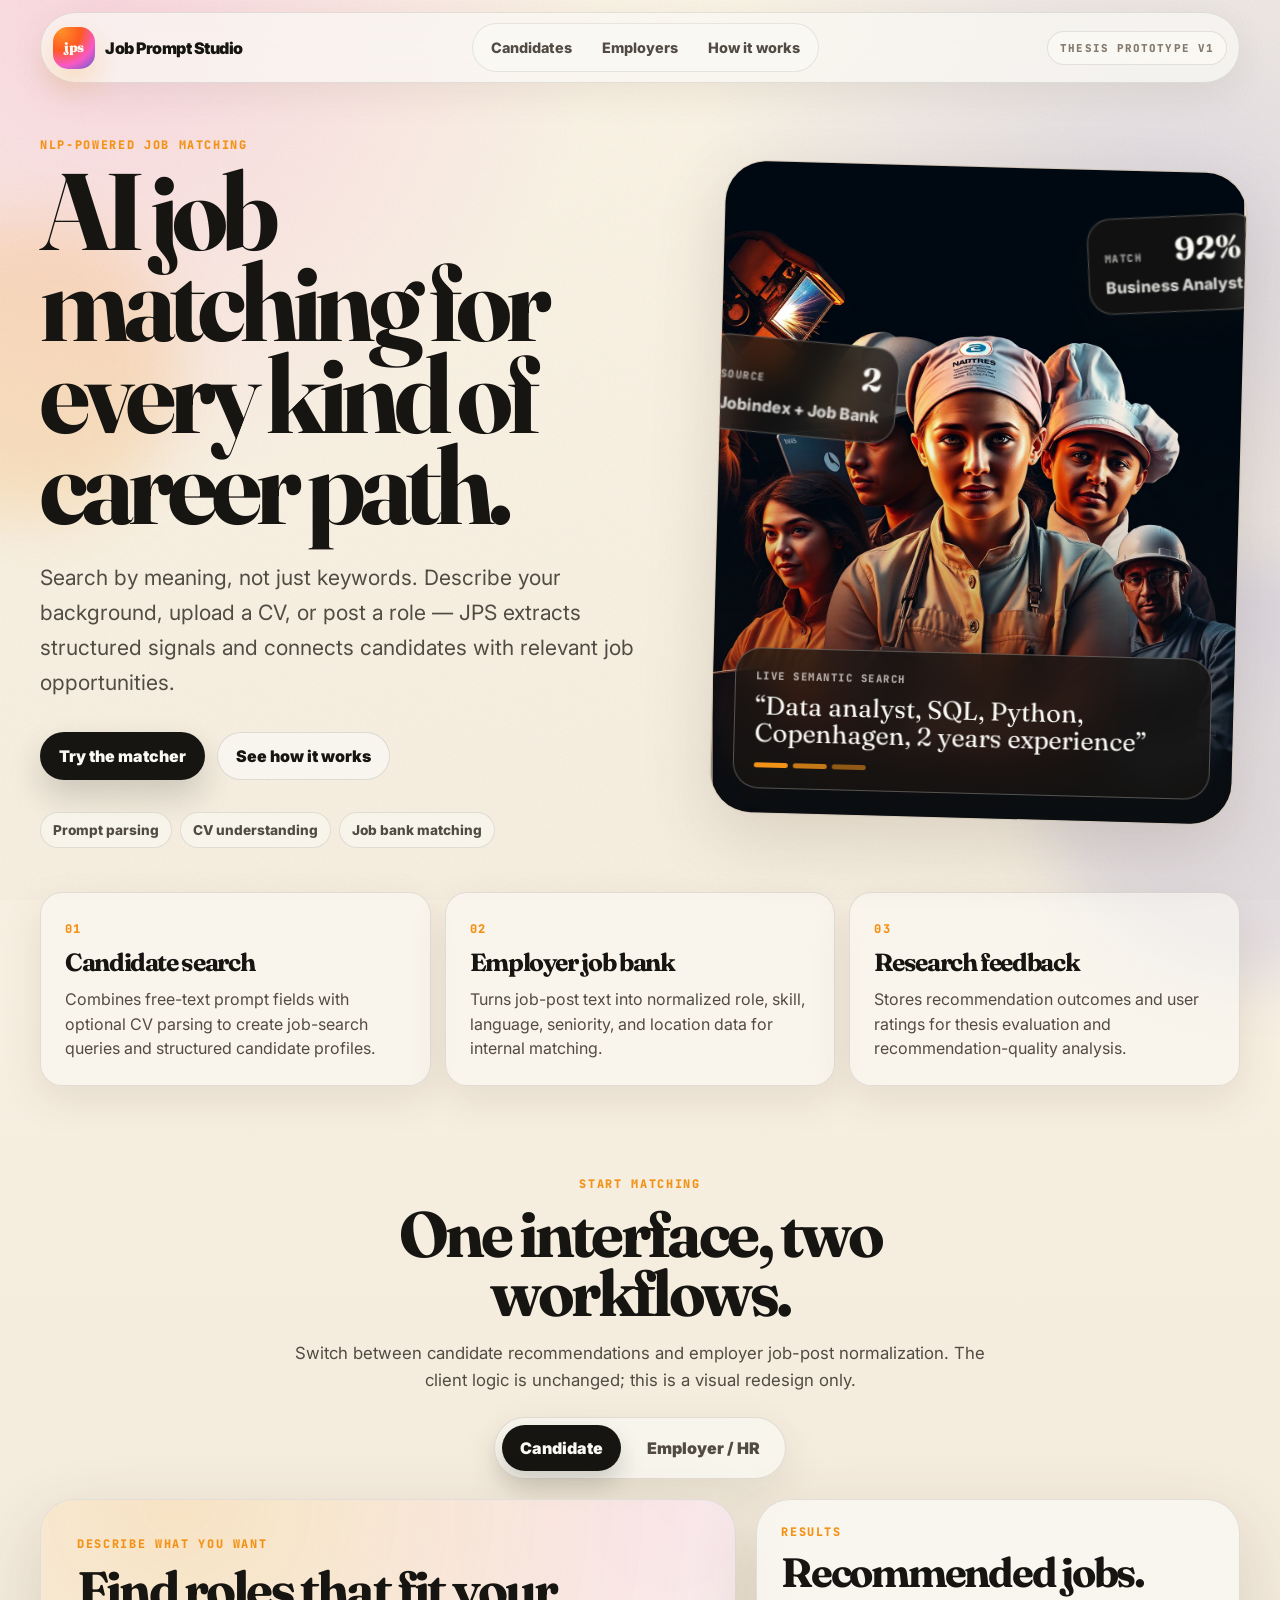
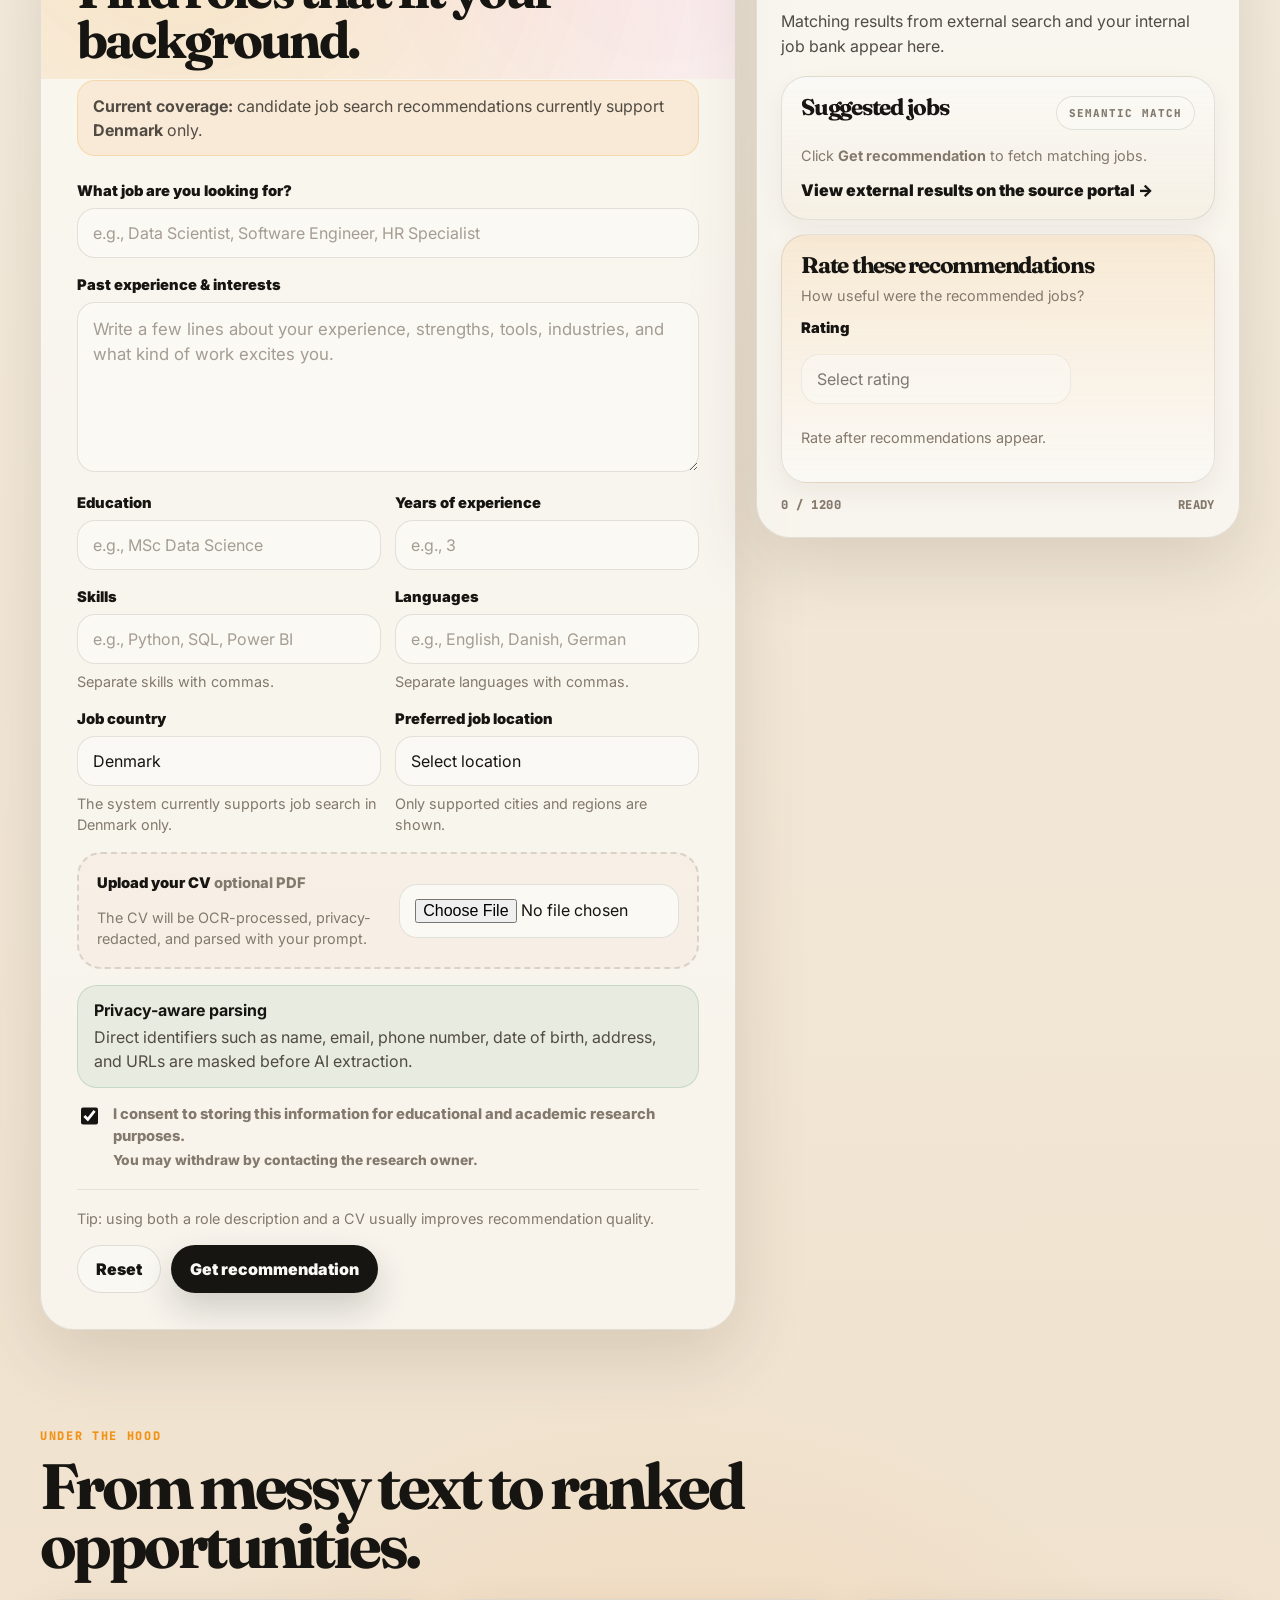
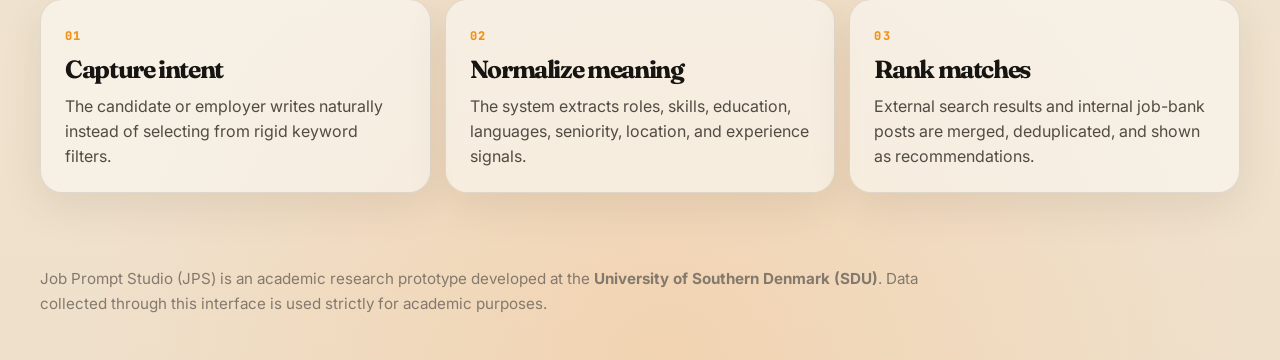
<file: index.html>
<!doctype html>
<html lang="en">
<head>
  <meta charset="utf-8" />
  <meta name="viewport" content="width=device-width, initial-scale=1" />
  <title>Job Prompt Studio — AI job matching</title>
  <meta name="description" content="Academic research prototype for AI-based job recommendation, CV understanding, and employer-side job posting." />
  <link rel="preconnect" href="https://fonts.googleapis.com">
  <link rel="preconnect" href="https://fonts.gstatic.com" crossorigin>
  <link href="https://fonts.googleapis.com/css2?family=Fraunces:opsz,wght@9..144,500;9..144,600;9..144,700;9..144,800&family=Inter:wght@400;500;600;700;800;900&family=JetBrains+Mono:wght@500;700;800&display=swap" rel="stylesheet">
  <link rel="stylesheet" href="./css/styles.css" />
</head>

<body>
  <div class="grain" aria-hidden="true"></div>
  <div class="orb orbA" aria-hidden="true"></div>
  <div class="orb orbB" aria-hidden="true"></div>

  <header class="siteHeader">
    <a href="#top" class="brand" aria-label="Job Prompt Studio home">
      <span class="brandGlyph">jps</span>
      <span>Job Prompt Studio</span>
    </a>

    <nav class="mainNav" aria-label="Main navigation">
      <a href="#candidateView">Candidates</a>
      <a href="#employerView">Employers</a>
      <a href="#howItWorks">How it works</a>
    </nav>

    <div class="pill" id="statusPill">Thesis Prototype v1</div>
  </header>

  <main id="top">
    <section class="hero">
      <div class="heroCopy">
        <p class="eyebrow">NLP-powered job matching</p>
        <h1>AI job matching for every kind of career path.</h1>
        <p class="lead">
          Search by meaning, not just keywords. Describe your background, upload a CV, or post a role — JPS extracts structured signals and connects candidates with relevant job opportunities.
        </p>

        <div class="heroActions">
          <a class="btn btnPrimary" href="#matcher">Try the matcher</a>
          <a class="btn btnGhost" href="#howItWorks">See how it works</a>
        </div>

        <div class="trustRow" aria-label="Prototype capabilities">
          <span>Prompt parsing</span>
          <span>CV understanding</span>
          <span>Job bank matching</span>
        </div>
      </div>

      <div class="heroStage" aria-label="Job matching preview">
        <img src="./hero-workers.jpg" alt="People working in different professional contexts" />

        <div class="heroSearchCard glassCard">
          <div class="miniLabel">Live semantic search</div>
          <p>“Data analyst, SQL, Python, Copenhagen, 2 years experience”</p>
          <div class="searchPulse"><span></span><span></span><span></span></div>
        </div>

        <div class="floatingMatch matchTop">
          <div>
            <span class="miniLabel">Match</span>
            <strong>92%</strong>
          </div>
          <p>Business Analyst</p>
        </div>

        <div class="floatingMatch matchBottom">
          <div>
            <span class="miniLabel">Source</span>
            <strong>2</strong>
          </div>
          <p>Jobindex + Job Bank</p>
        </div>
      </div>
    </section>

    <section class="introCards" aria-label="Project highlights">
      <article>
        <span class="cardNumber">01</span>
        <h2>Candidate search</h2>
        <p>Combines free-text prompt fields with optional CV parsing to create job-search queries and structured candidate profiles.</p>
      </article>
      <article>
        <span class="cardNumber">02</span>
        <h2>Employer job bank</h2>
        <p>Turns job-post text into normalized role, skill, language, seniority, and location data for internal matching.</p>
      </article>
      <article>
        <span class="cardNumber">03</span>
        <h2>Research feedback</h2>
        <p>Stores recommendation outcomes and user ratings for thesis evaluation and recommendation-quality analysis.</p>
      </article>
    </section>

    <section class="matcherShell" id="matcher">
      <div class="sectionHeading">
        <p class="eyebrow">Start matching</p>
        <h2>One interface, two workflows.</h2>
        <p>Switch between candidate recommendations and employer job-post normalization. The client logic is unchanged; this is a visual redesign only.</p>
      </div>

      <div class="modeSwitchWrap">
        <div class="modeSwitch" role="tablist" aria-label="Select mode">
          <button type="button" id="candidateModeBtn" class="modeBtn active">Candidate</button>
          <button type="button" id="employerModeBtn" class="modeBtn">Employer / HR</button>
        </div>
      </div>

      <div class="workspace">
        <section class="panel inputPanel">
          <div id="candidateView">
            <div class="panelHeader">
              <p class="eyebrow">Describe what you want</p>
              <h2>Find roles that fit your background.</h2>
              <p class="supportNote"><strong>Current coverage:</strong> candidate job search recommendations currently support <strong>Denmark</strong> only.</p>
            </div>

            <form id="jobForm" autocomplete="on">
              <div class="field heroField">
                <label for="role">What job are you looking for?</label>
                <input id="role" name="role" type="text" placeholder="e.g., Data Scientist, Software Engineer, HR Specialist" maxlength="120" />
              </div>

              <div class="field heroField">
                <label for="experience">Past experience & interests</label>
                <textarea id="experience" name="experience" placeholder="Write a few lines about your experience, strengths, tools, industries, and what kind of work excites you." maxlength="1200"></textarea>
              </div>

              <div class="formGrid two">
                <div class="field">
                  <label for="education">Education</label>
                  <input id="education" name="education" type="text" placeholder="e.g., MSc Data Science" maxlength="200" />
                </div>
                <div class="field">
                  <label for="yearsExperience">Years of experience</label>
                  <input id="yearsExperience" name="yearsExperience" type="number" min="0" max="60" step="0.5" placeholder="e.g., 3" />
                </div>
              </div>

              <div class="formGrid two">
                <div class="field">
                  <label for="skills">Skills</label>
                  <input id="skills" name="skills" type="text" placeholder="e.g., Python, SQL, Power BI" maxlength="400" />
                  <p class="fieldNote">Separate skills with commas.</p>
                </div>
                <div class="field">
                  <label for="languages">Languages</label>
                  <input id="languages" name="languages" type="text" placeholder="e.g., English, Danish, German" maxlength="200" />
                  <p class="fieldNote">Separate languages with commas.</p>
                </div>
              </div>

              <div class="formGrid two">
                <div class="field">
                  <label for="jobCountry">Job country</label>
                  <select id="jobCountry" name="jobCountry" class="styledSelect">
                    <option value="">Select country</option>
                    <option value="DK" selected>Denmark</option>
                  </select>
                  <p class="fieldNote">The system currently supports job search in Denmark only.</p>
                </div>
                <div class="field">
                  <label for="location">Preferred job location</label>
                  <select id="location" name="location" class="styledSelect">
                    <option value="">Select location</option>
                  </select>
                  <p class="fieldNote">Only supported cities and regions are shown.</p>
                </div>
              </div>

              <div class="uploadPanel field">
                <div>
                  <label for="cvFile">Upload your CV <span>optional PDF</span></label>
                  <p class="fieldNote">The CV will be OCR-processed, privacy-redacted, and parsed with your prompt.</p>
                </div>
                <input id="cvFile" name="cvFile" type="file" accept=".pdf,application/pdf" />
              </div>

              <div class="privacyRibbon">
                <strong>Privacy-aware parsing</strong>
                <span>Direct identifiers such as name, email, phone number, date of birth, address, and URLs are masked before AI extraction.</span>
              </div>

              <div class="field consentField">
                <label class="consent">
                  <input id="consent" type="checkbox" required checked />
                  <span>
                    I consent to storing this information for educational and academic research purposes.
                    <span class="consent-sub">You may withdraw by contacting the research owner.</span>
                  </span>
                </label>
              </div>

              <div class="actions">
                <div class="hint">Tip: using both a role description and a CV usually improves recommendation quality.</div>
                <div class="btnRow">
                  <button class="btn btnSecondary" type="button" id="resetBtn">Reset</button>
                  <button class="btn btnPrimary" type="submit" id="submitBtn">Get recommendation</button>
                </div>
              </div>

              <span class="sr-only" aria-live="polite" id="ariaLive"></span>
            </form>
          </div>

          <div id="employerView" class="hiddenView">
            <div class="panelHeader">
              <p class="eyebrow">Describe who you need</p>
              <h2>Save a structured job post to the research bank.</h2>
              <p class="supportNote"><strong>Current coverage:</strong> employer job-post normalization currently supports <strong>Denmark</strong> and <strong>Germany</strong>.</p>
            </div>

            <form id="jobPostForm" autocomplete="on">
              <div class="formGrid two">
                <div class="field">
                  <label for="companyName">Company name</label>
                  <input id="companyName" name="companyName" type="text" placeholder="e.g., Novo Nordisk, LEGO, Maersk" maxlength="160" required />
                </div>
                <div class="field">
                  <label for="jobTitle">Job title</label>
                  <input id="jobTitle" name="jobTitle" type="text" placeholder="e.g., Data Scientist, HR Business Partner" maxlength="160" required />
                </div>
              </div>

              <div class="field heroField">
                <label for="jobDescription">Job description</label>
                <textarea id="jobDescription" name="jobDescription" placeholder="Describe the role, responsibilities, team, and what the company is looking for." maxlength="4000" rows="8" required></textarea>
              </div>

              <div class="formGrid two">
                <div class="field">
                  <label for="jobRequirements">Requirements</label>
                  <textarea id="jobRequirements" name="jobRequirements" placeholder="Required qualifications, education, skills, and experience." maxlength="2000" rows="6"></textarea>
                </div>
                <div class="field">
                  <label for="jobBenefits">Benefits</label>
                  <textarea id="jobBenefits" name="jobBenefits" placeholder="Benefits, perks, flexibility, and other advantages." maxlength="2000" rows="6"></textarea>
                </div>
              </div>

              <div class="formGrid two">
                <div class="field">
                  <label for="jobPostCountry">Job country</label>
                  <select id="jobPostCountry" name="jobPostCountry" class="styledSelect">
                    <option value="">Select country</option>
                    <option value="DK" selected>Denmark</option>
                    <option value="DE">Germany</option>
                  </select>
                </div>
                <div class="field">
                  <label for="jobPostLocation">Job location</label>
                  <select id="jobPostLocation" name="jobPostLocation" class="styledSelect">
                    <option value="">Select location</option>
                  </select>
                </div>
              </div>

              <div class="formGrid two">
                <div class="field">
                  <label for="employmentType">Employment type</label>
                  <select id="employmentType" name="employmentType" class="styledSelect">
                    <option value="">Select employment type</option>
                    <option value="full_time">Full-time</option>
                    <option value="part_time">Part-time</option>
                    <option value="contract">Contract</option>
                    <option value="internship">Internship</option>
                    <option value="student">Student</option>
                    <option value="freelance">Freelance</option>
                  </select>
                </div>
                <div class="field">
                  <label for="workplaceType">Workplace type</label>
                  <select id="workplaceType" name="workplaceType" class="styledSelect">
                    <option value="">Select workplace type</option>
                    <option value="onsite">On-site</option>
                    <option value="hybrid">Hybrid</option>
                    <option value="remote">Remote</option>
                  </select>
                </div>
              </div>

              <div class="formGrid two">
                <div class="field">
                  <label for="jobEducation">Education</label>
                  <input id="jobEducation" name="jobEducation" type="text" placeholder="e.g., Bachelor's, Master's" maxlength="300" />
                  <p class="fieldNote">Separate items with commas.</p>
                </div>
                <div class="field">
                  <label for="jobYearsExperience">Years of experience</label>
                  <input id="jobYearsExperience" name="jobYearsExperience" type="number" min="0" max="60" step="0.5" placeholder="e.g., 3" />
                </div>
              </div>

              <div class="formGrid two">
                <div class="field">
                  <label for="jobSkills">Skills</label>
                  <input id="jobSkills" name="jobSkills" type="text" placeholder="e.g., Python, SQL, Communication" maxlength="500" />
                  <p class="fieldNote">Separate items with commas.</p>
                </div>
                <div class="field">
                  <label for="jobLanguages">Languages</label>
                  <input id="jobLanguages" name="jobLanguages" type="text" placeholder="e.g., English, Danish, German" maxlength="300" />
                  <p class="fieldNote">Separate items with commas.</p>
                </div>
              </div>

              <div class="formGrid two">
                <div class="field">
                  <label for="jobSeniority">Seniority</label>
                  <select id="jobSeniority" name="jobSeniority" class="styledSelect">
                    <option value="">Select seniority</option>
                    <option value="junior">Junior</option>
                    <option value="mid">Mid</option>
                    <option value="senior">Senior</option>
                    <option value="lead">Lead</option>
                  </select>
                </div>
                <div class="field">
                  <label for="jobIndustry">Industry / department</label>
                  <input id="jobIndustry" name="jobIndustry" type="text" placeholder="e.g., Pharma, Logistics, HR, IT" maxlength="200" />
                </div>
              </div>

              <div class="formGrid two">
                <div class="field">
                  <label for="contactEmail">Contact email</label>
                  <input id="contactEmail" name="contactEmail" type="email" placeholder="e.g., hr@company.com" maxlength="200" />
                </div>
                <div class="field">
                  <label for="companyWebsite">Company website</label>
                  <input id="companyWebsite" name="companyWebsite" type="text" placeholder="www.company.com" maxlength="300" />
                </div>
              </div>

              <div class="field">
                <label for="applicationUrl">Application URL <span>optional</span></label>
                <input id="applicationUrl" name="applicationUrl" type="text" placeholder="www.company.com/careers/job-123" maxlength="500" />
                <p class="fieldNote">This is the link candidates should open when this job is recommended.</p>
              </div>

              <div class="field consentField">
                <label class="consent">
                  <input id="jobPostConsent" type="checkbox" required checked />
                  <span>
                    I consent to storing this job post for educational and academic research purposes.
                    <span class="consent-sub">The job post may be normalized and added to the research job bank.</span>
                  </span>
                </label>
              </div>

              <div class="actions">
                <div class="hint">Tip: free text plus structured fields usually gives better normalized job-post data.</div>
                <div class="btnRow">
                  <button class="btn btnSecondary" type="button" id="jobPostResetBtn">Reset</button>
                  <button class="btn btnPrimary" type="submit" id="jobPostSubmitBtn">Save job post</button>
                </div>
              </div>

              <span class="sr-only" aria-live="polite" id="jobPostAriaLive"></span>
            </form>
          </div>
        </section>

        <aside id="candidateResults" class="panel resultsPanel" aria-label="Recommendation results">
          <div class="panelHeader compact">
            <p class="eyebrow">Results</p>
            <h2>Recommended jobs.</h2>
            <p class="subtitle">Matching results from external search and your internal job bank appear here.</p>
          </div>

          <div class="resultsStack">
            <div class="resultCard mainResult">
              <div class="resultCardHeader">
                <h3>Suggested jobs</h3>
                <span class="tinyBadge">Semantic match</span>
              </div>

              <p id="jobsHint" class="lockedHint">Click <b>Get recommendation</b> to fetch matching jobs.</p>
              <p id="jobsStatus" class="lockedHint" style="display:none;"></p>

              <div id="jobsSkeleton" class="jobsList skeletonList" style="display:none;">
                <div class="skeletonCard"></div>
                <div class="skeletonCard"></div>
                <div class="skeletonCard"></div>
              </div>

              <div id="jobsList" class="jobsList" style="display:none;"></div>

              <p class="sourceLinkWrap">
                <a id="jobindexAllLink" href="#" target="_blank" rel="noopener noreferrer" class="subLink">View external results on the source portal →</a>
              </p>
            </div>

            <div class="resultCard ratingCard">
              <h3>Rate these recommendations</h3>
              <p class="fieldNote">How useful were the recommended jobs?</p>
              <div class="ratingWrap">
                <label for="recommendationRating" class="ratingLabel">Rating</label>
                <select id="recommendationRating" name="recommendationRating" class="styledSelect ratingSelect" disabled>
                  <option value="">Select rating</option>
                  <option value="1">1 - Very poor</option>
                  <option value="2">2 - Poor</option>
                  <option value="3">3 - Neutral</option>
                  <option value="4">4 - Good</option>
                  <option value="5">5 - Excellent</option>
                </select>
                <p id="ratingStatus" class="ratingStatus">Rate after recommendations appear.</p>
              </div>
            </div>

            <div class="metaBar">
              <span id="charCount">0 / 1200</span>
              <span id="lastSaved">Ready</span>
            </div>
          </div>
        </aside>

        <aside id="employerResults" class="panel resultsPanel hiddenView" aria-label="Job post normalization results">
          <div class="panelHeader compact">
            <p class="eyebrow">Results</p>
            <h2>Normalized job post.</h2>
            <p class="subtitle">The saved job post becomes structured matching data for the research job bank.</p>
          </div>

          <div class="resultsStack">
            <div class="resultCard mainResult">
              <div class="resultCardHeader">
                <h3>Normalization preview</h3>
                <span class="tinyBadge">Job bank</span>
              </div>
              <p id="jobPostParsedHint" class="lockedHint">Save a job post to generate a structured normalized summary.</p>
              <div id="jobPostParsedProfile" class="parsedProfile" style="display:none;"></div>
            </div>

            <div class="resultCard">
              <h3>Job bank status</h3>
              <p id="jobPostStatusText" class="lockedHint">Ready to save a job post.</p>
            </div>

            <div class="metaBar">
              <span id="jobPostCharCount">0 / 4000</span>
              <span id="jobPostLastSaved">Ready</span>
            </div>
          </div>
        </aside>
      </div>
    </section>

    <section class="howItWorks" id="howItWorks">
      <div class="sectionHeading left">
        <p class="eyebrow">Under the hood</p>
        <h2>From messy text to ranked opportunities.</h2>
      </div>

      <div class="processGrid">
        <article>
          <span>01</span>
          <h3>Capture intent</h3>
          <p>The candidate or employer writes naturally instead of selecting from rigid keyword filters.</p>
        </article>
        <article>
          <span>02</span>
          <h3>Normalize meaning</h3>
          <p>The system extracts roles, skills, education, languages, seniority, location, and experience signals.</p>
        </article>
        <article>
          <span>03</span>
          <h3>Rank matches</h3>
          <p>External search results and internal job-bank posts are merged, deduplicated, and shown as recommendations.</p>
        </article>
      </div>
    </section>
  </main>

  <footer class="footer">
    <p>
      Job Prompt Studio (JPS) is an academic research prototype developed at the <strong>University of Southern Denmark (SDU)</strong>. Data collected through this interface is used strictly for academic purposes.
    </p>
  </footer>

  <div class="toast" id="toast" role="status" aria-live="polite">
    <span class="dot" aria-hidden="true"></span>
    <span id="toastText">Saved</span>
  </div>

  <script type="module" src="./js/app.js"></script>
</body>
</html>
</file>
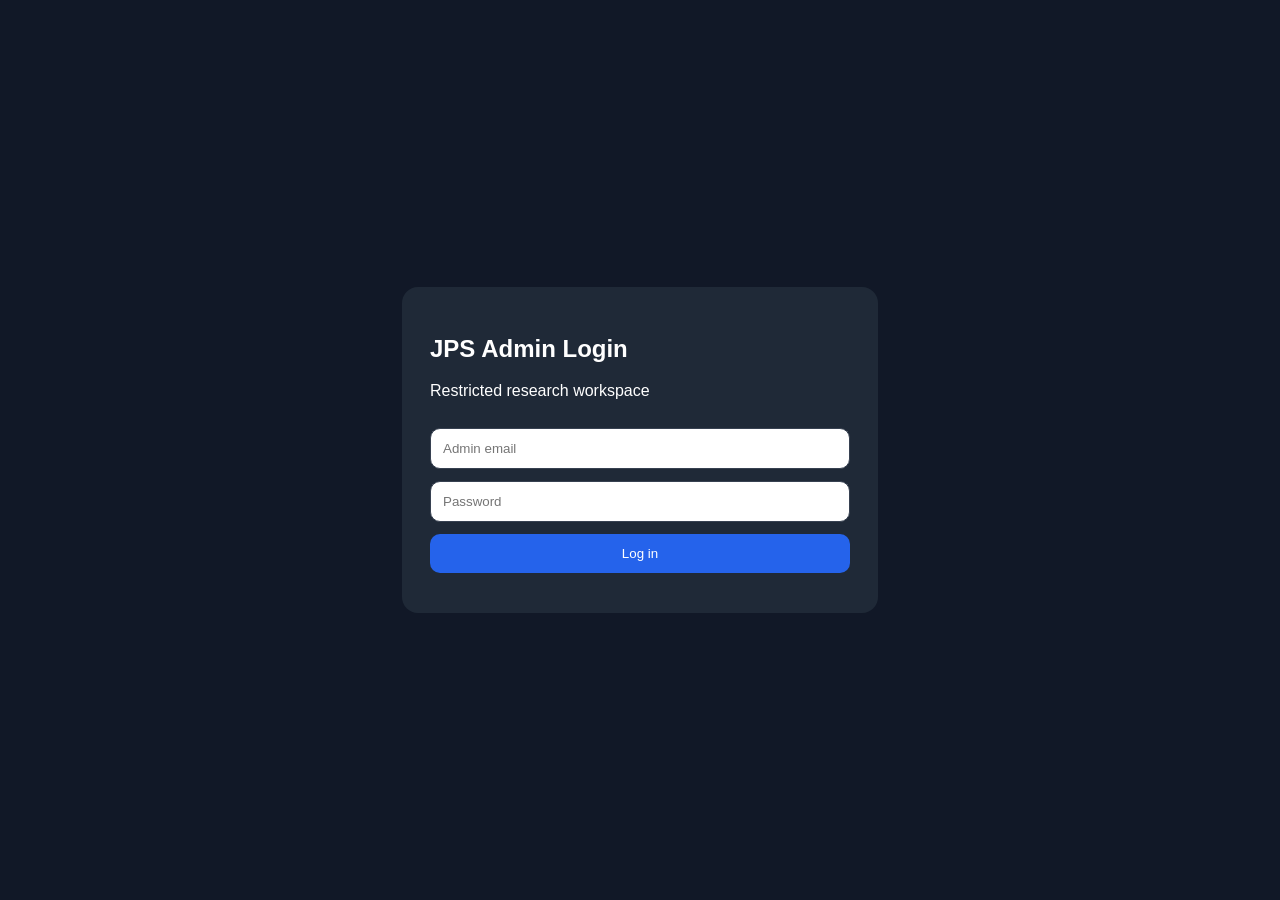
<file: admin-login.html>
<!DOCTYPE html>
<html lang="en">
<head>
  <meta charset="UTF-8" />
  <meta name="viewport" content="width=device-width, initial-scale=1.0" />
  <title>Admin Login - JPS</title>
  <style>
    body {
      font-family: Arial, sans-serif;
      background: #111827;
      color: white;
      display: grid;
      place-items: center;
      min-height: 100vh;
      margin: 0;
    }
    .card {
      width: 100%;
      max-width: 420px;
      background: #1f2937;
      padding: 28px;
      border-radius: 16px;
    }
    input, button {
      width: 100%;
      padding: 12px;
      margin-top: 12px;
      border-radius: 10px;
      border: 1px solid #374151;
      box-sizing: border-box;
    }
    button {
      background: #2563eb;
      color: white;
      border: none;
      cursor: pointer;
    }
    .msg { margin-top: 12px; color: #fca5a5; }
  </style>
</head>
<body>
  <div class="card">
    <h2>JPS Admin Login</h2>
    <p>Restricted research workspace</p>
    <input id="email" type="email" placeholder="Admin email" />
    <input id="password" type="password" placeholder="Password" />
    <button id="loginBtn">Log in</button>
    <div id="msg" class="msg"></div>
  </div>

 <script type="module">
  import { supabase } from "./js/supabaseClient.js";

  const BASE_PATH = "/job-prompt-thesis";

  const emailEl = document.getElementById("email");
  const passwordEl = document.getElementById("password");
  const msgEl = document.getElementById("msg");
  const loginBtn = document.getElementById("loginBtn");

  async function checkSession() {
    const { data, error } = await supabase.auth.getSession();
    console.log("login page session check:", { data, error });

    if (data?.session) {
      window.location.href = `${BASE_PATH}/admin.html`;
    }
  }

  loginBtn.addEventListener("click", async () => {
    msgEl.textContent = "Logging in...";

    const email = emailEl.value.trim();
    const password = passwordEl.value;

    const { data, error } = await supabase.auth.signInWithPassword({
      email,
      password
    });

    console.log("signInWithPassword result:", { data, error });

    if (error) {
      msgEl.textContent = error.message;
      return;
    }

    msgEl.textContent = "Login successful, redirecting...";
    window.location.href = `${BASE_PATH}/admin.html`;
  });

  checkSession();
</script>
</body>
</html>
</file>
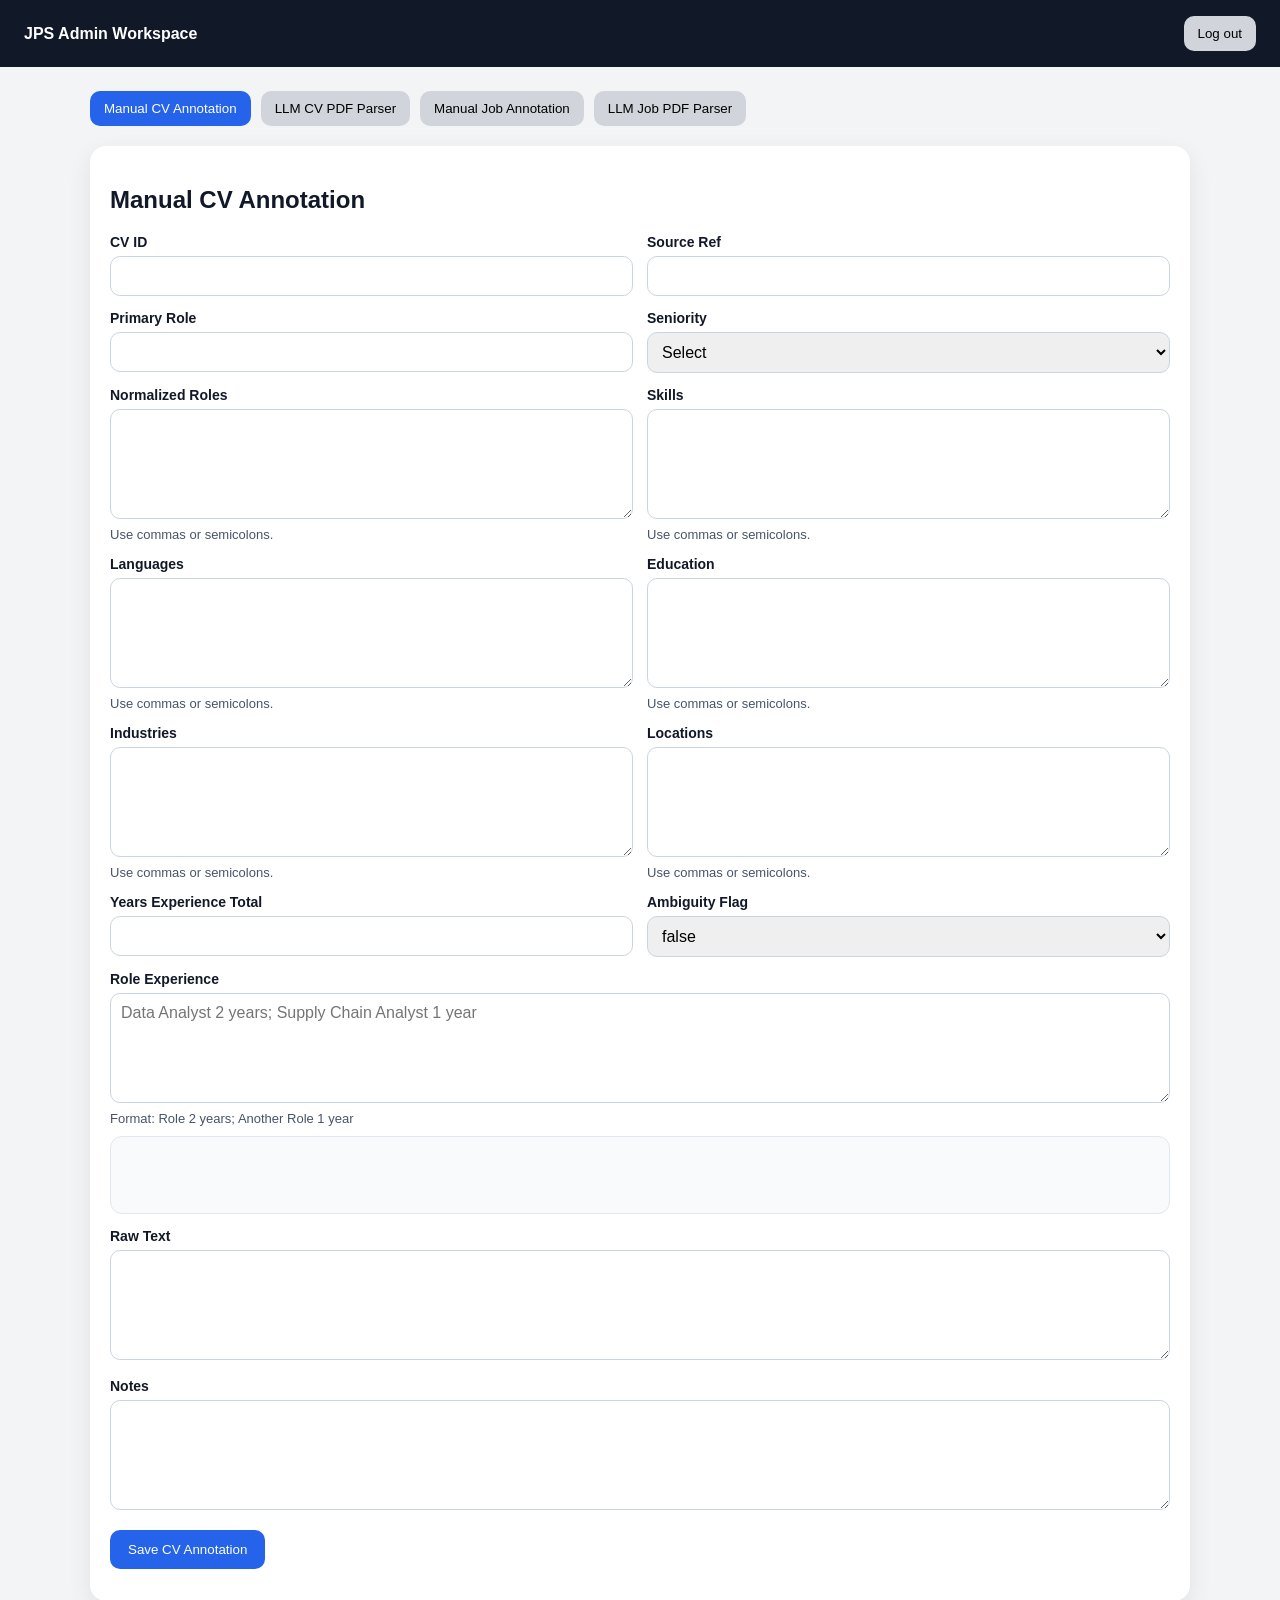
<file: admin.html>
<!DOCTYPE html>
<html lang="en">
<head>
  <meta charset="UTF-8" />
  <meta name="viewport" content="width=device-width, initial-scale=1.0" />
  <title>JPS Admin</title>
  <link rel="stylesheet" href="./css/admin.css" />
</head>
<body>
  <header class="admin-header">
    <div><strong>JPS Admin Workspace</strong></div>
    <button id="logoutBtn" type="button" class="tab-btn">Log out</button>
  </header>

  <div class="container">
    <div class="tabs">
      <button type="button" class="tab-btn active" data-tab="cvPanel">Manual CV Annotation</button>
      <button type="button" class="tab-btn" data-tab="cvParserPanel">LLM CV PDF Parser</button>
      <button type="button" class="tab-btn" data-tab="jobPanel">Manual Job Annotation</button>
      <button type="button" class="tab-btn" data-tab="parserPanel">LLM Job PDF Parser</button>
    </div>

    <section id="cvPanel" class="panel active">
      <h2>Manual CV Annotation</h2>
      <div class="grid">
        <div>
          <label for="cv_id">CV ID</label>
          <input id="cv_id" />
        </div>
        <div>
          <label for="cv_source_ref">Source Ref</label>
          <input id="cv_source_ref" />
        </div>

        <div>
          <label for="cv_primary_role">Primary Role</label>
          <input id="cv_primary_role" />
        </div>
        <div>
          <label for="cv_seniority">Seniority</label>
          <select id="cv_seniority">
            <option value="">Select</option>
            <option value="junior">junior</option>
            <option value="mid">mid</option>
            <option value="senior">senior</option>
          </select>
        </div>

        <div>
          <label for="cv_normalized_roles">Normalized Roles</label>
          <textarea id="cv_normalized_roles"></textarea>
          <div class="hint">Use commas or semicolons.</div>
        </div>
        <div>
          <label for="cv_skills">Skills</label>
          <textarea id="cv_skills"></textarea>
          <div class="hint">Use commas or semicolons.</div>
        </div>

        <div>
          <label for="cv_languages">Languages</label>
          <textarea id="cv_languages"></textarea>
          <div class="hint">Use commas or semicolons.</div>
        </div>
        <div>
          <label for="cv_education">Education</label>
          <textarea id="cv_education"></textarea>
          <div class="hint">Use commas or semicolons.</div>
        </div>

        <div>
          <label for="cv_industries">Industries</label>
          <textarea id="cv_industries"></textarea>
          <div class="hint">Use commas or semicolons.</div>
        </div>
        <div>
          <label for="cv_locations">Locations</label>
          <textarea id="cv_locations"></textarea>
          <div class="hint">Use commas or semicolons.</div>
        </div>

        <div>
          <label for="cv_years_experience_total">Years Experience Total</label>
          <input id="cv_years_experience_total" type="number" step="0.1" />
        </div>
        <div>
          <label for="cv_ambiguity_flag">Ambiguity Flag</label>
          <select id="cv_ambiguity_flag">
            <option value="false">false</option>
            <option value="true">true</option>
          </select>
        </div>

        <div class="full">
          <label for="cv_role_experience">Role Experience</label>
          <textarea id="cv_role_experience" placeholder="Data Analyst 2 years; Supply Chain Analyst 1 year"></textarea>
          <div class="hint">Format: Role 2 years; Another Role 1 year</div>
          <div id="cv_role_experience_preview" class="preview"></div>
        </div>

        <div class="full">
          <label for="cv_raw_text">Raw Text</label>
          <textarea id="cv_raw_text"></textarea>
        </div>

        <div class="full">
          <label for="cv_annotation_notes">Notes</label>
          <textarea id="cv_annotation_notes"></textarea>
        </div>
      </div>

      <button id="saveCvBtn" type="button" class="primary">Save CV Annotation</button>
      <div id="cvStatus" class="status"></div>
    </section>

    <section id="cvParserPanel" class="panel">
      <h2>LLM CV PDF Parser</h2>
      <p class="hint">
        GDPR-safe mode: uploaded CVs are used only for parsing and deleted immediately after parsing.
        No raw CV PDF URL or unredacted text is stored.
      </p>

      <div class="grid">
        <div class="full">
          <label for="cvPdfFile">Upload CV PDF(s)</label>
          <input id="cvPdfFile" type="file" accept="application/pdf" multiple />
          <div class="hint">You can select one or many CV PDFs. If Candidate Ref is empty, the filename is used automatically.</div>
        </div>

        <div class="full">
  <label>Select models to run</label>
  <div class="model-checkboxes">
    <label><input type="checkbox" class="cv-model-check" value="0" checked> Mistral Direct API — mistral-small-latest</label>
    <label><input type="checkbox" class="cv-model-check" value="1" checked> Gemma — google/gemma-4-26b-a4b-it via OpenRouter</label>
    <label><input type="checkbox" class="cv-model-check" value="2" checked> Llama — meta-llama/llama-3.1-8b-instruct via OpenRouter</label>
    <label><input type="checkbox" class="cv-model-check" value="3"> Claude — claude-haiku-4-5-20251001 via Anthropic</label>
  </div>
  <div class="hint">Check any combination. One result row per file per selected model is saved.</div>
</div>

        <div>
          <label for="cv_parser_prompt_version">Prompt Version</label>
          <input id="cv_parser_prompt_version" value="cv_admin_v1" />
        </div>

        <div>
          <label for="cv_parser_candidate_ref">Candidate Ref Override</label>
          <input id="cv_parser_candidate_ref" placeholder="Leave empty to use PDF filename, e.g. IT001" />
          <div class="hint">Optional. For batch upload, leave this empty so each file gets its own filename-based reference.</div>
        </div>

        <div>
          <label for="cv_parser_test_mode">Test Mode</label>
          <select id="cv_parser_test_mode">
            <option value="false">false</option>
            <option value="true">true</option>
          </select>
        </div>
      </div>

      <button id="parseCvPdfBtn" type="button" class="primary">Parse CV PDF(s) with 3 LLMs</button>
      <div id="cvParserStatus" class="status"></div>
      <div id="cvParserPreview" class="preview"></div>
    </section>

    <section id="jobPanel" class="panel">
      <h2>Manual Job Annotation</h2>
      <div class="grid">
        <div>
          <label for="job_id">Job ID</label>
          <input id="job_id" />
        </div>
        <div>
          <label for="job_url">Job URL</label>
          <input id="job_url" />
        </div>

        <div>
          <label for="job_title">Raw Job Title</label>
          <input id="job_title" />
        </div>
        <div>
          <label for="job_company_name">Company Name</label>
          <input id="job_company_name" />
        </div>

        <div>
          <label for="job_country">Country</label>
          <input id="job_country" />
        </div>
        <div>
          <label for="job_employment_type">Employment Type</label>
          <input id="job_employment_type" />
        </div>

        <div>
          <label for="job_primary_role">Primary Role</label>
          <input id="job_primary_role" />
        </div>
        <div>
          <label for="job_seniority">Seniority</label>
          <select id="job_seniority">
            <option value="">Select</option>
            <option value="junior">junior</option>
            <option value="mid">mid</option>
            <option value="senior">senior</option>
          </select>
        </div>

        <div>
          <label for="job_normalized_roles">Normalized Roles</label>
          <textarea id="job_normalized_roles"></textarea>
          <div class="hint">Use commas or semicolons.</div>
        </div>
        <div>
          <label for="job_skills">Skills</label>
          <textarea id="job_skills"></textarea>
          <div class="hint">Use commas or semicolons.</div>
        </div>

        <div>
          <label for="job_languages">Languages</label>
          <textarea id="job_languages"></textarea>
          <div class="hint">Use commas or semicolons.</div>
        </div>
        <div>
          <label for="job_education">Education</label>
          <textarea id="job_education"></textarea>
          <div class="hint">Use commas or semicolons.</div>
        </div>

        <div>
          <label for="job_industries">Industries</label>
          <textarea id="job_industries"></textarea>
          <div class="hint">Use commas or semicolons.</div>
        </div>
        <div>
          <label for="job_locations">Locations</label>
          <textarea id="job_locations"></textarea>
          <div class="hint">Use commas or semicolons.</div>
        </div>

        <div>
          <label for="job_years_experience_required">Years Experience Required</label>
          <input id="job_years_experience_required" type="number" step="0.1" />
        </div>
        <div>
          <label for="job_ambiguity_flag">Ambiguity Flag</label>
          <select id="job_ambiguity_flag">
            <option value="false">false</option>
            <option value="true">true</option>
          </select>
        </div>

        <div class="full">
          <label for="job_raw_text">Raw Job Text</label>
          <textarea id="job_raw_text"></textarea>
        </div>

        <div class="full">
          <label for="job_annotation_notes">Notes</label>
          <textarea id="job_annotation_notes"></textarea>
        </div>
      </div>

      <button id="saveJobBtn" type="button" class="primary">Save Job Annotation</button>
      <div id="jobStatus" class="status"></div>
    </section>

    <section id="parserPanel" class="panel">
      <h2>LLM Job PDF Parser</h2>

      <div class="grid">
        <div class="full">
          <label for="jobPdfFile">Upload Job PDF(s)</label>
          <input id="jobPdfFile" type="file" accept="application/pdf" multiple />
          <div class="hint">You can select one or many job PDFs. If Job ID Reference is empty, the filename is used automatically.</div>
        </div>

        <div class="full">
  <label>Select models to run</label>
  <div class="model-checkboxes">
    <label><input type="checkbox" class="job-model-check" value="0" checked> Mistral Direct API — mistral-small-latest</label>
    <label><input type="checkbox" class="job-model-check" value="1" checked> Gemma — google/gemma-4-26b-a4b-it via OpenRouter</label>
    <label><input type="checkbox" class="job-model-check" value="2" checked> Llama — meta-llama/llama-3.1-8b-instruct via OpenRouter</label>
    <label><input type="checkbox" class="job-model-check" value="3"> Claude — claude-haiku-4-5-20251001 via Anthropic</label>
  </div>
  <div class="hint">Check any combination. One result row per file per selected model is saved.</div>
</div>

        <div>
          <label for="parser_prompt_version">Prompt Version</label>
          <input id="parser_prompt_version" value="v1" />
        </div>

        <div>
          <label for="parser_jobid">Job ID Reference Override</label>
          <input id="parser_jobid" placeholder="Leave empty to use PDF filename, e.g. SO002" />
          <div class="hint">Optional. For batch upload, leave this empty so each file gets its own filename-based reference.</div>
        </div>
      </div>

      <button id="parseJobPdfBtn" type="button" class="primary">Parse Job PDF(s) with 3 LLMs</button>
      <div id="parserStatus" class="status"></div>
      <div id="parserPreview" class="preview"></div>
    </section>
  </div>

  <script type="module" src="./js/admin.js"></script>
</body>
</html>
</file>
<file: css/styles.css>
:root {
  --bg: 38 50% 91%;
  --cream: 42 38% 97%;
  --cream-deep: 35 46% 86%;
  --ink: 32 14% 8%;
  --ink-soft: 34 10% 29%;
  --muted: 33 9% 47%;
  --amber: 34 89% 52%;
  --amber-glow: 29 100% 58%;
  --rose: 319 92% 66%;
  --violet: 237 57% 58%;
  --line: 33 16% 21%;
  --success: 147 48% 34%;
  --danger: 8 58% 48%;
  --shadow: 0 24px 70px hsl(31 33% 24% / 0.16);
  --shadow-soft: 0 14px 40px hsl(31 33% 24% / 0.10);
  --radius-lg: 34px;
  --radius-md: 22px;
  --radius-sm: 14px;
}

* { box-sizing: border-box; }
html { scroll-behavior: smooth; }
html, body { margin: 0; min-height: 100%; }
body {
  color: hsl(var(--ink));
  font-family: Inter, ui-sans-serif, system-ui, -apple-system, BlinkMacSystemFont, "Segoe UI", sans-serif;
  background:
    radial-gradient(circle at 8% 0%, hsl(var(--rose) / 0.18), transparent 31rem),
    radial-gradient(circle at 92% 7%, hsl(var(--violet) / 0.17), transparent 31rem),
    radial-gradient(circle at 52% 100%, hsl(var(--amber-glow) / 0.16), transparent 36rem),
    linear-gradient(180deg, #fbf4e6 0%, hsl(var(--bg)) 45%, #efe0cb 100%);
  overflow-x: hidden;
}

button, input, textarea, select { font: inherit; }
a { color: inherit; }

.grain {
  position: fixed;
  inset: 0;
  pointer-events: none;
  opacity: 0.28;
  z-index: -2;
  background-image: url("data:image/svg+xml,%3Csvg xmlns='http://www.w3.org/2000/svg' width='160' height='160' viewBox='0 0 160 160'%3E%3Cfilter id='n'%3E%3CfeTurbulence type='fractalNoise' baseFrequency='.82' numOctaves='3' stitchTiles='stitch'/%3E%3C/filter%3E%3Crect width='160' height='160' filter='url(%23n)' opacity='.30'/%3E%3C/svg%3E");
  mix-blend-mode: multiply;
}
.orb { position: fixed; border-radius: 999px; filter: blur(30px); pointer-events: none; z-index: -1; }
.orbA { width: 300px; height: 300px; left: -120px; top: 220px; background: hsl(var(--amber) / 0.18); }
.orbB { width: 420px; height: 420px; right: -180px; top: 560px; background: hsl(var(--violet) / 0.12); }

.siteHeader,
.hero,
.introCards,
.matcherShell,
.howItWorks,
.footer {
  width: min(1200px, calc(100% - 32px));
  margin-inline: auto;
}

.siteHeader {
  position: sticky;
  top: 12px;
  z-index: 20;
  display: flex;
  align-items: center;
  justify-content: space-between;
  gap: 16px;
  padding: 10px 12px;
  margin-top: 12px;
  border: 1px solid hsl(var(--line) / 0.12);
  border-radius: 999px;
  background: hsl(var(--cream) / 0.72);
  backdrop-filter: blur(18px);
  box-shadow: 0 12px 34px hsl(31 33% 24% / 0.08);
}
.brand {
  display: inline-flex;
  align-items: center;
  gap: 10px;
  text-decoration: none;
  font-weight: 900;
  letter-spacing: -0.03em;
  white-space: nowrap;
}
.brandGlyph {
  width: 42px;
  height: 42px;
  display: inline-grid;
  place-items: center;
  border-radius: 15px;
  background: radial-gradient(circle at 20% 10%, hsl(var(--amber-glow)), #fe5b20 38%, hsl(var(--rose)) 68%, hsl(var(--violet)) 100%);
  color: hsl(var(--cream));
  font-family: Fraunces, Georgia, serif;
  font-size: 0.83rem;
  line-height: 1;
  box-shadow: 0 14px 30px hsl(var(--amber) / 0.24);
}
.mainNav {
  display: inline-flex;
  gap: 4px;
  padding: 5px;
  border: 1px solid hsl(var(--line) / 0.1);
  border-radius: 999px;
  background: hsl(var(--cream) / 0.72);
}
.mainNav a {
  padding: 10px 13px;
  border-radius: 999px;
  color: hsl(var(--ink-soft));
  text-decoration: none;
  font-size: 0.9rem;
  font-weight: 800;
}
.mainNav a:hover { background: hsl(var(--ink) / 0.06); color: hsl(var(--ink)); }
.pill, .tinyBadge {
  display: inline-flex;
  align-items: center;
  justify-content: center;
  border: 1px solid hsl(var(--line) / 0.12);
  border-radius: 999px;
  background: hsl(var(--cream) / 0.78);
  color: hsl(var(--muted));
  padding: 9px 12px;
  font-family: "JetBrains Mono", ui-monospace, monospace;
  font-size: 0.68rem;
  font-weight: 800;
  letter-spacing: 0.1em;
  text-transform: uppercase;
  white-space: nowrap;
}

.hero {
  display: grid;
  grid-template-columns: minmax(0, 1.08fr) minmax(320px, 0.92fr);
  align-items: center;
  gap: clamp(28px, 5vw, 72px);
  min-height: 760px;
  padding: 54px 0 44px;
}
.eyebrow {
  margin: 0 0 13px;
  color: hsl(var(--amber));
  font-family: "JetBrains Mono", ui-monospace, monospace;
  font-size: 0.74rem;
  font-weight: 900;
  letter-spacing: 0.14em;
  text-transform: uppercase;
}
h1, h2, h3 {
  margin: 0;
  color: hsl(var(--ink));
  font-family: Fraunces, Georgia, serif;
  letter-spacing: -0.055em;
}
h1 {
  max-width: 860px;
  font-size: clamp(3.9rem, 8.5vw, 7.9rem);
  line-height: 0.84;
}
.hero .lead {
  max-width: 720px;
  margin: 28px 0 0;
  color: hsl(var(--ink-soft));
  font-size: clamp(1.05rem, 1.8vw, 1.32rem);
  line-height: 1.66;
}
.heroActions { display: flex; flex-wrap: wrap; gap: 12px; margin-top: 32px; }
.btn {
  min-height: 48px;
  display: inline-flex;
  align-items: center;
  justify-content: center;
  gap: 8px;
  border: 1px solid transparent;
  border-radius: 999px;
  padding: 13px 18px;
  text-decoration: none;
  font-weight: 900;
  cursor: pointer;
  transition: transform 0.16s ease, box-shadow 0.16s ease, background 0.16s ease, border-color 0.16s ease;
}
.btn:hover { transform: translateY(-2px); }
.btnPrimary {
  color: hsl(var(--cream));
  background: hsl(var(--ink));
  box-shadow: 0 16px 34px hsl(var(--ink) / 0.18);
}
.btnPrimary:hover { box-shadow: 0 22px 46px hsl(var(--ink) / 0.22); }
.btnGhost, .btnSecondary {
  color: hsl(var(--ink));
  background: hsl(var(--cream) / 0.72);
  border-color: hsl(var(--line) / 0.14);
}
.btnGhost:hover, .btnSecondary:hover { background: hsl(var(--cream)); border-color: hsl(var(--line) / 0.28); }
.trustRow {
  display: flex;
  flex-wrap: wrap;
  gap: 8px;
  margin-top: 32px;
}
.trustRow span {
  border: 1px solid hsl(var(--line) / 0.12);
  border-radius: 999px;
  padding: 9px 12px;
  color: hsl(var(--ink-soft));
  background: hsl(var(--cream) / 0.56);
  font-size: 0.85rem;
  font-weight: 800;
}
.heroStage {
  position: relative;
  min-height: 570px;
  border: 1px solid hsl(var(--line) / 0.12);
  border-radius: 42px;
  overflow: hidden;
  background: hsl(var(--cream-deep));
  box-shadow: var(--shadow);
  transform: rotate(1.5deg);
}
.heroStage img {
  width: 100%;
  height: 100%;
  min-height: 570px;
  object-fit: cover;
  display: block;
  filter: saturate(0.95) contrast(1.04);
  transform: scale(1.02) rotate(-1.5deg);
}
.heroStage::after {
  content: "";
  position: absolute;
  inset: 0;
  background: linear-gradient(180deg, transparent 36%, hsl(var(--ink) / 0.42));
}
.glassCard, .floatingMatch {
  position: absolute;
  z-index: 2;
  border: 1px solid hsl(var(--cream) / 0.28);
  background: hsl(var(--ink) / 0.74);
  color: hsl(var(--cream));
  backdrop-filter: blur(18px);
  box-shadow: 0 18px 44px hsl(var(--ink) / 0.22);
}
.heroSearchCard {
  left: 22px;
  right: 22px;
  bottom: 24px;
  border-radius: 26px;
  padding: 20px;
}
.miniLabel {
  display: block;
  color: hsl(var(--cream) / 0.66);
  font-family: "JetBrains Mono", ui-monospace, monospace;
  font-size: 0.66rem;
  font-weight: 900;
  letter-spacing: 0.14em;
  text-transform: uppercase;
}
.heroSearchCard p { margin: 10px 0 0; font-family: Fraunces, Georgia, serif; font-size: clamp(1.25rem, 2vw, 1.75rem); line-height: 1.05; }
.searchPulse { display: flex; gap: 5px; margin-top: 16px; }
.searchPulse span { width: 34px; height: 5px; border-radius: 99px; background: hsl(var(--amber)); animation: pulse 1.4s ease-in-out infinite; }
.searchPulse span:nth-child(2) { animation-delay: .15s; opacity: .8; }
.searchPulse span:nth-child(3) { animation-delay: .3s; opacity: .55; }
@keyframes pulse { 0%, 100% { transform: scaleX(.55); } 50% { transform: scaleX(1); } }
.floatingMatch { min-width: 170px; border-radius: 24px; padding: 16px; }
.floatingMatch div { display: flex; align-items: baseline; justify-content: space-between; gap: 14px; }
.floatingMatch strong { font-family: Fraunces, Georgia, serif; font-size: 2rem; line-height: 1; }
.floatingMatch p { margin: 10px 0 0; color: hsl(var(--cream) / 0.84); font-weight: 800; }
.matchTop { top: 44px; right: -14px; transform: rotate(-4deg); }
.matchBottom { top: 178px; left: -18px; transform: rotate(4deg); }

.introCards {
  display: grid;
  grid-template-columns: repeat(3, 1fr);
  gap: 14px;
  margin-bottom: 36px;
}
.introCards article, .processGrid article {
  border: 1px solid hsl(var(--line) / 0.12);
  border-radius: var(--radius-md);
  background: hsl(var(--cream) / 0.62);
  padding: 24px;
  box-shadow: var(--shadow-soft);
}
.cardNumber, .processGrid span {
  color: hsl(var(--amber));
  font-family: "JetBrains Mono", ui-monospace, monospace;
  font-size: 0.75rem;
  font-weight: 900;
  letter-spacing: 0.12em;
}
.introCards h2, .processGrid h3 { margin-top: 12px; font-size: 1.55rem; line-height: 1.05; }
.introCards p, .processGrid p { margin: 12px 0 0; color: hsl(var(--ink-soft)); line-height: 1.55; }

.matcherShell { padding: 54px 0 28px; }
.sectionHeading { max-width: 720px; margin: 0 auto 24px; text-align: center; }
.sectionHeading.left { margin-left: 0; text-align: left; }
.sectionHeading h2 { font-size: clamp(2.3rem, 5vw, 4.3rem); line-height: 0.92; }
.sectionHeading p:not(.eyebrow) { color: hsl(var(--ink-soft)); font-size: 1.05rem; line-height: 1.6; }
.modeSwitchWrap { display: flex; justify-content: center; margin-bottom: 20px; }
.modeSwitch {
  display: inline-flex;
  gap: 8px;
  padding: 7px;
  border: 1px solid hsl(var(--line) / 0.13);
  border-radius: 999px;
  background: hsl(var(--cream) / 0.68);
  box-shadow: var(--shadow-soft);
}
.modeBtn {
  border: 0;
  border-radius: 999px;
  background: transparent;
  color: hsl(var(--ink-soft));
  padding: 13px 18px;
  font-weight: 900;
  cursor: pointer;
}
.modeBtn.active {
  color: hsl(var(--cream));
  background: hsl(var(--ink));
  box-shadow: 0 12px 24px hsl(var(--ink) / 0.18);
}
.workspace {
  display: grid;
  grid-template-columns: minmax(0, 1.18fr) minmax(340px, 0.82fr);
  gap: 20px;
  align-items: start;
}
.panel {
  border: 1px solid hsl(var(--line) / 0.12);
  border-radius: var(--radius-lg);
  background: hsl(var(--cream) / 0.78);
  box-shadow: var(--shadow);
}
.inputPanel { position: relative; padding: clamp(22px, 4vw, 36px); overflow: hidden; }
.inputPanel::before {
  content: "";
  position: absolute;
  inset: -1px -1px auto -1px;
  height: 180px;
  background: radial-gradient(circle at 20% 0%, hsl(var(--amber) / 0.20), transparent 34rem), radial-gradient(circle at 90% 10%, hsl(var(--rose) / 0.10), transparent 24rem);
  pointer-events: none;
}
.inputPanel > * { position: relative; }
.panelHeader { margin-bottom: 24px; }
.panelHeader.compact { margin-bottom: 18px; }
.panelHeader h2 { font-size: clamp(2rem, 4vw, 3.4rem); line-height: 0.96; }
.panelHeader.compact h2 { font-size: clamp(1.8rem, 3.2vw, 2.7rem); }
.subtitle { color: hsl(var(--ink-soft)); line-height: 1.55; }
.supportNote {
  margin-top: 16px;
  border: 1px solid hsl(var(--amber) / 0.22);
  border-radius: 18px;
  background: hsl(var(--amber) / 0.11);
  color: hsl(var(--ink-soft));
  padding: 13px 15px;
  line-height: 1.5;
}
.hiddenView { display: none !important; }
.formGrid.two { display: grid; grid-template-columns: repeat(2, minmax(0, 1fr)); gap: 14px; }
.field { margin-bottom: 16px; }
label { display: inline-block; margin-bottom: 8px; color: hsl(var(--ink)); font-size: 0.92rem; font-weight: 900; }
label span { color: hsl(var(--muted)); font-weight: 800; }
input[type="text"], input[type="number"], input[type="email"], input[type="file"], textarea, select {
  width: 100%;
  border: 1px solid hsl(var(--line) / 0.13);
  border-radius: 18px;
  background: hsl(var(--cream) / 0.88);
  color: hsl(var(--ink));
  padding: 14px 15px;
  outline: none;
  transition: border-color .16s ease, box-shadow .16s ease, background .16s ease, transform .16s ease;
}
textarea { min-height: 132px; resize: vertical; line-height: 1.5; }
.heroField textarea { min-height: 170px; font-size: 1.05rem; }
input::placeholder, textarea::placeholder { color: hsl(var(--muted) / 0.72); }
input:focus, textarea:focus, select:focus {
  border-color: hsl(var(--amber) / 0.62);
  box-shadow: 0 0 0 5px hsl(var(--amber) / 0.16);
  background: hsl(var(--cream));
}
.styledSelect {
  appearance: none;
  background-image: linear-gradient(180deg, hsl(var(--cream)), hsl(var(--cream))), url("data:image/svg+xml,%3Csvg xmlns='http://www.w3.org/2000/svg' width='18' height='18' fill='none' viewBox='0 0 24 24'%3E%3Cpath stroke='%23736b5f' stroke-linecap='round' stroke-linejoin='round' stroke-width='2.2' d='m6 9 6 6 6-6'/%3E%3C/svg%3E");
  background-repeat: no-repeat, no-repeat;
  background-position: 0 0, right 14px center;
  background-size: auto, 18px;
  padding-right: 44px;
}
.fieldNote, .hint, .lockedHint, .ratingStatus { color: hsl(var(--muted)); font-size: 0.9rem; line-height: 1.48; }
.fieldNote { margin: 7px 0 0; }
.uploadPanel {
  display: flex;
  align-items: center;
  justify-content: space-between;
  gap: 16px;
  border: 2px dashed hsl(var(--line) / 0.16);
  border-radius: 24px;
  background: hsl(var(--bg) / 0.48);
  padding: 18px;
}
.uploadPanel input[type="file"] { max-width: 280px; background: hsl(var(--cream)); cursor: pointer; }
.privacyRibbon {
  display: grid;
  gap: 5px;
  margin: 16px 0;
  border: 1px solid hsl(var(--success) / 0.18);
  border-radius: 20px;
  background: hsl(var(--success) / 0.08);
  padding: 14px 16px;
}
.privacyRibbon span { color: hsl(var(--ink-soft)); line-height: 1.5; }
.consent { display: flex; align-items: flex-start; gap: 12px; cursor: pointer; line-height: 1.45; }
.consent input { width: 18px; height: 18px; margin-top: 3px; accent-color: hsl(var(--ink)); }
.consent-sub { display: block; margin-top: 4px; color: hsl(var(--muted)); font-size: 0.86rem; }
.actions {
  display: flex;
  align-items: center;
  justify-content: space-between;
  flex-wrap: wrap;
  gap: 16px;
  margin-top: 18px;
  padding-top: 18px;
  border-top: 1px solid hsl(var(--line) / 0.1);
}
.btnRow { display: flex; flex-wrap: wrap; gap: 10px; align-items: center; }
button:disabled, select:disabled { opacity: .55; cursor: not-allowed; }

.resultsPanel { position: sticky; top: 96px; padding: 24px; }
.resultsStack { display: grid; gap: 14px; }
.resultCard {
  border: 1px solid hsl(var(--line) / 0.12);
  border-radius: 26px;
  background: hsl(var(--cream));
  padding: 19px;
  box-shadow: 0 10px 24px hsl(31 33% 24% / 0.07);
}
.mainResult {
  background: linear-gradient(180deg, hsl(var(--cream)), hsl(var(--bg) / 0.56));
}
.resultCardHeader { display: flex; justify-content: space-between; align-items: start; gap: 12px; margin-bottom: 12px; }
.resultCard h3 { font-size: 1.42rem; line-height: 1.05; }
.jobsList { display: grid; gap: 12px; }
.jobCard {
  position: relative;
  border: 1px solid hsl(var(--line) / 0.12);
  border-radius: 24px;
  background: hsl(var(--cream));
  padding: 18px;
  box-shadow: 0 12px 28px hsl(31 33% 24% / 0.08);
  transition: transform .16s ease, border-color .16s ease, box-shadow .16s ease;
  overflow: hidden;
}
.jobCard::before {
  content: "";
  position: absolute;
  left: 0;
  top: 0;
  bottom: 0;
  width: 5px;
  background: linear-gradient(180deg, hsl(var(--amber)), hsl(var(--rose)));
}
.jobCard:hover { transform: translateY(-4px); border-color: hsl(var(--ink) / 0.24); box-shadow: 0 18px 38px hsl(31 33% 24% / 0.12); }
.jobTitle { margin: 0 0 8px; font-family: Fraunces, Georgia, serif; font-size: 1.35rem; font-weight: 700; letter-spacing: -0.04em; line-height: 1.05; color: hsl(var(--ink)); }
.jobMeta { margin: 0 0 13px; color: hsl(var(--muted)); font-size: 0.86rem; font-weight: 800; }
.jobBtnRow { display: flex; gap: 10px; align-items: center; }
.jobBtn {
  display: inline-flex;
  align-items: center;
  justify-content: center;
  border-radius: 999px;
  padding: 10px 13px;
  color: hsl(var(--cream));
  background: hsl(var(--ink));
  text-decoration: none;
  font-size: 0.88rem;
  font-weight: 900;
}
.sourceLinkWrap { margin: 14px 0 0; }
.subLink { color: hsl(var(--ink)); text-decoration: none; font-weight: 900; }
.subLink:hover { text-decoration: underline; }
.ratingCard { background: linear-gradient(180deg, hsl(var(--amber) / 0.12), hsl(var(--cream))); }
.ratingWrap { display: grid; gap: 9px; margin-top: 12px; }
.ratingSelect { max-width: 270px; }
.metaBar {
  display: flex;
  justify-content: space-between;
  gap: 12px;
  color: hsl(var(--muted));
  font-family: "JetBrains Mono", ui-monospace, monospace;
  font-size: 0.76rem;
  font-weight: 800;
  letter-spacing: 0.04em;
  text-transform: uppercase;
}
.skeletonCard {
  height: 92px;
  border-radius: 22px;
  background: linear-gradient(90deg, hsl(var(--line) / 0.07) 25%, hsl(var(--cream)) 37%, hsl(var(--line) / 0.07) 63%);
  background-size: 400% 100%;
  animation: shimmer 1.4s ease infinite;
}
@keyframes shimmer { 0% { background-position: 100% 50%; } 100% { background-position: 0 50%; } }
.parsedProfile { display: grid; gap: 12px; }
.parsedGroup + .parsedGroup { padding-top: 12px; border-top: 1px dashed hsl(var(--line) / 0.16); }
.parsedLabel { margin: 0 0 5px; color: hsl(var(--amber)); font-family: "JetBrains Mono", ui-monospace, monospace; font-size: 0.68rem; font-weight: 900; letter-spacing: .12em; text-transform: uppercase; }
.parsedValue { margin: 0; color: hsl(var(--ink-soft)); line-height: 1.5; white-space: pre-wrap; }

.howItWorks { padding: 70px 0 44px; }
.processGrid { display: grid; grid-template-columns: repeat(3, 1fr); gap: 14px; margin-top: 24px; }
.footer {
  padding: 30px 0 44px;
  color: hsl(var(--muted));
  font-size: 0.95rem;
  line-height: 1.6;
}
.footer p { max-width: 900px; margin: 0; }
.toast {
  position: fixed;
  right: 18px;
  bottom: 18px;
  z-index: 50;
  display: inline-flex;
  align-items: center;
  gap: 10px;
  border: 1px solid hsl(var(--cream) / 0.12);
  border-radius: 999px;
  background: hsl(var(--ink) / 0.94);
  color: hsl(var(--cream));
  padding: 12px 16px;
  box-shadow: 0 16px 40px hsl(var(--ink) / 0.22);
  transform: translateY(14px);
  opacity: 0;
  pointer-events: none;
  transition: opacity .18s ease, transform .18s ease;
}
.toast.show { opacity: 1; transform: translateY(0); }
.toast .dot { width: 8px; height: 8px; border-radius: 50%; background: hsl(var(--amber)); }
.sr-only { position: absolute; left: -9999px; width: 1px; height: 1px; overflow: hidden; }

@media (max-width: 1040px) {
  .hero { grid-template-columns: 1fr; min-height: auto; padding-top: 42px; }
  .heroStage { min-height: 460px; transform: none; }
  .heroStage img { min-height: 460px; transform: scale(1.02); }
  .workspace { grid-template-columns: 1fr; }
  .resultsPanel { position: static; }
  .introCards, .processGrid { grid-template-columns: 1fr; }
}
@media (max-width: 760px) {
  .siteHeader { position: static; align-items: stretch; border-radius: 26px; flex-direction: column; }
  .mainNav { width: 100%; justify-content: center; flex-wrap: wrap; }
  .pill { width: 100%; }
  h1 { font-size: clamp(3.25rem, 17vw, 5rem); }
  .hero { padding-top: 30px; }
  .heroStage, .heroStage img { min-height: 390px; }
  .matchTop { right: 12px; }
  .matchBottom { left: 12px; }
  .heroSearchCard { left: 14px; right: 14px; bottom: 14px; }
  .formGrid.two { grid-template-columns: 1fr; }
  .uploadPanel { align-items: stretch; flex-direction: column; }
  .uploadPanel input[type="file"] { max-width: 100%; }
  .actions { align-items: stretch; }
  .btnRow, .btn { width: 100%; }
  .btnRow { flex-direction: column; }
  .modeSwitch { width: 100%; }
  .modeBtn { flex: 1; }
}
@media (max-width: 460px) {
  .siteHeader, .hero, .introCards, .matcherShell, .howItWorks, .footer { width: min(100% - 20px, 1200px); }
  .inputPanel, .resultsPanel { padding: 18px; border-radius: 26px; }
  .panelHeader h2, .sectionHeading h2 { font-size: 2.35rem; }
  .floatingMatch { min-width: 145px; }
}
</file>
<file: css/admin.css>
body {
  font-family: Arial, sans-serif;
  margin: 0;
  background: #f3f4f6;
  color: #111827;
}

.admin-header {
  background: #111827;
  color: white;
  padding: 16px 24px;
  display: flex;
  justify-content: space-between;
  align-items: center;
}

.container {
  max-width: 1100px;
  margin: 24px auto;
  padding: 0 16px;
}

.tabs {
  display: flex;
  gap: 10px;
  margin-bottom: 20px;
  flex-wrap: wrap;
}

.tab-btn {
  padding: 10px 14px;
  border: none;
  border-radius: 10px;
  background: #d1d5db;
  cursor: pointer;
}

.tab-btn.active {
  background: #2563eb;
  color: white;
}

.panel {
  display: none;
  background: white;
  padding: 20px;
  border-radius: 16px;
  box-shadow: 0 8px 24px rgba(0, 0, 0, 0.08);
}

.panel.active {
  display: block;
}

.grid {
  display: grid;
  grid-template-columns: repeat(2, 1fr);
  gap: 14px;
}

.full {
  grid-column: 1 / -1;
}

label {
  display: block;
  font-size: 14px;
  margin-bottom: 6px;
  font-weight: 600;
}

input,
textarea,
select {
  width: 100%;
  padding: 10px;
  border: 1px solid #cbd5e1;
  border-radius: 10px;
  box-sizing: border-box;
  font: inherit;
}

textarea {
  min-height: 110px;
  resize: vertical;
}

button.primary {
  margin-top: 16px;
  padding: 12px 18px;
  border: none;
  border-radius: 10px;
  background: #2563eb;
  color: white;
  cursor: pointer;
}

.status {
  margin-top: 12px;
  font-size: 14px;
  white-space: pre-wrap;
}

.preview {
  margin-top: 10px;
  padding: 14px;
  background: #f8fafc;
  border: 1px solid #e2e8f0;
  border-radius: 12px;
  white-space: pre-wrap;
  font-family: monospace;
  min-height: 48px;
  overflow-x: auto;
}

.hint {
  font-size: 13px;
  color: #475569;
  margin-top: 4px;
}

.model-checkboxes {
  display: flex;
  flex-direction: column;
  gap: 8px;
  padding: 12px 14px;
  background: #f8fafc;
  border: 1px solid #e2e8f0;
  border-radius: 12px;
}

.model-checkboxes label {
  display: flex;
  align-items: center;
  gap: 8px;
  font-weight: 400;
  font-size: 13px;
  cursor: pointer;
  margin-bottom: 0;
}

.model-checkboxes input[type="checkbox"] {
  width: auto;
  padding: 0;
  border: none;
  border-radius: 0;
  cursor: pointer;
}

@media (max-width: 800px) {
  .grid {
    grid-template-columns: 1fr;
  }
}
</file>
